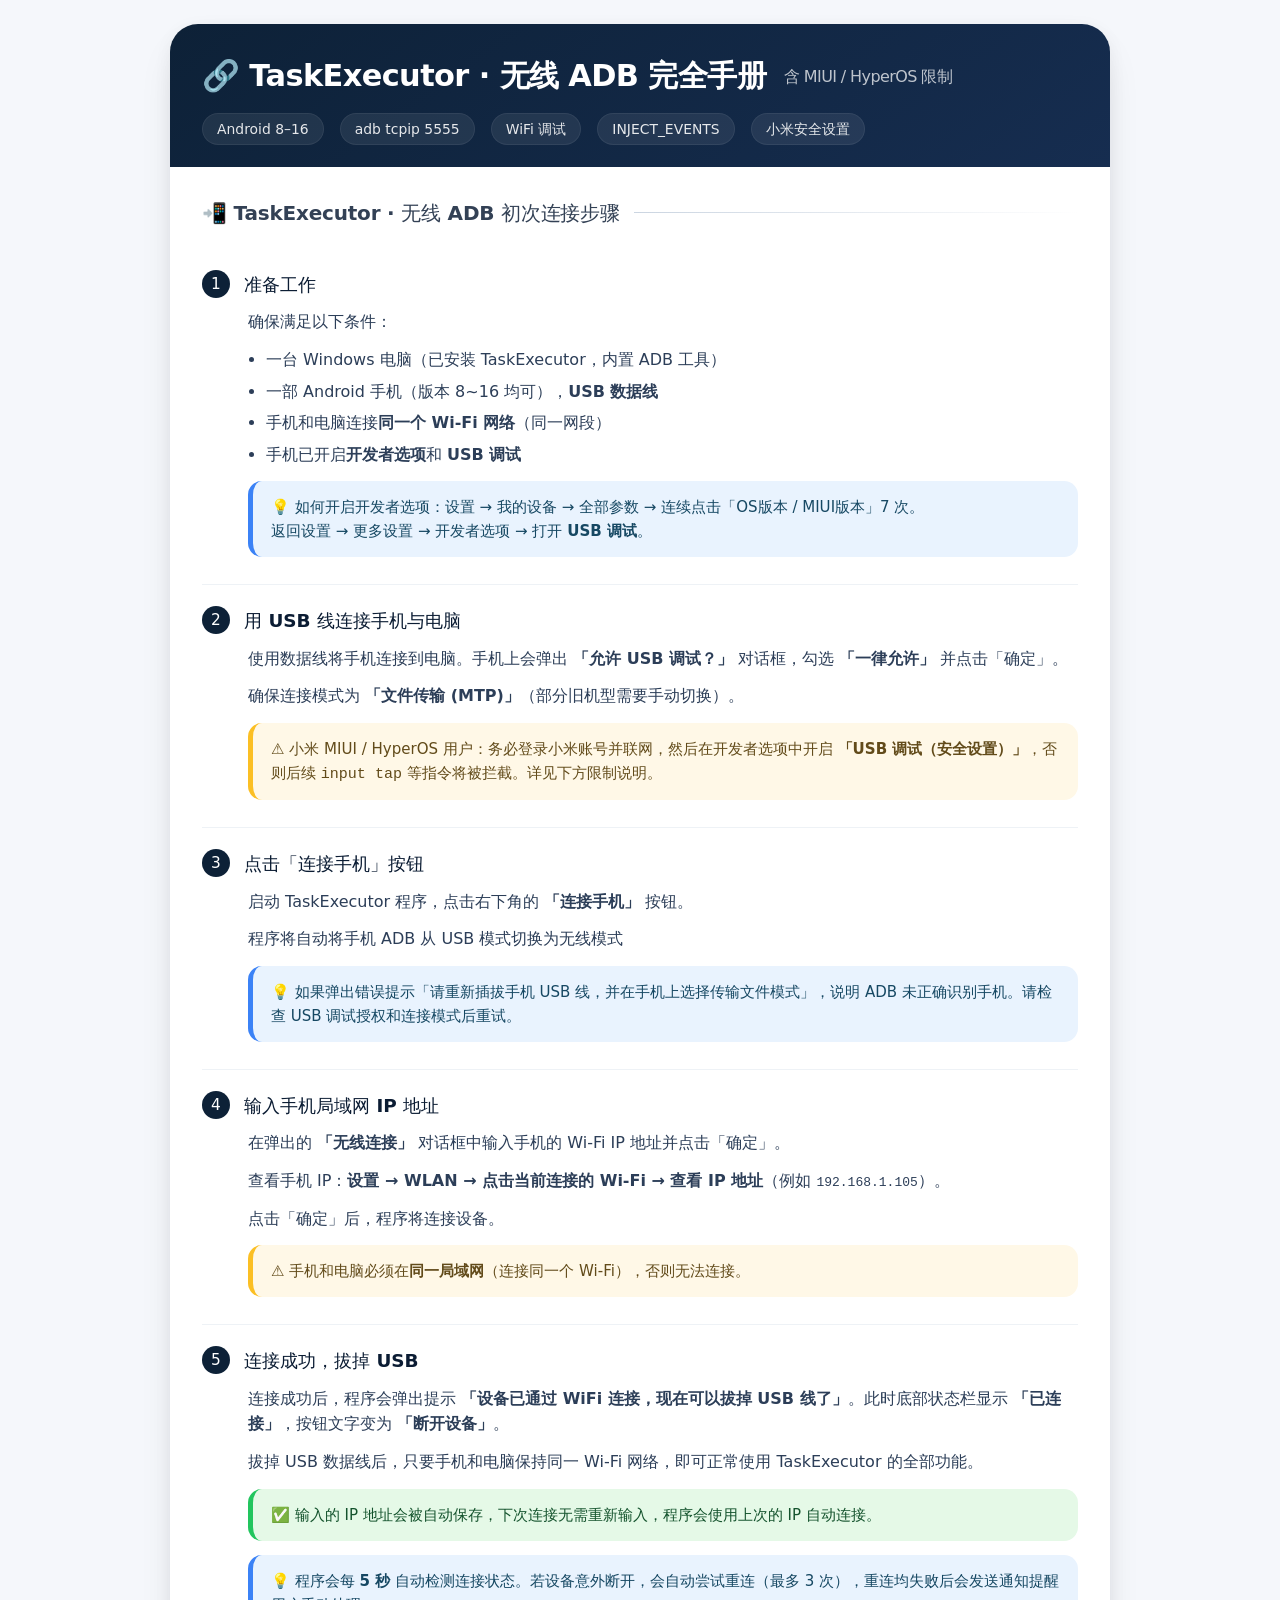
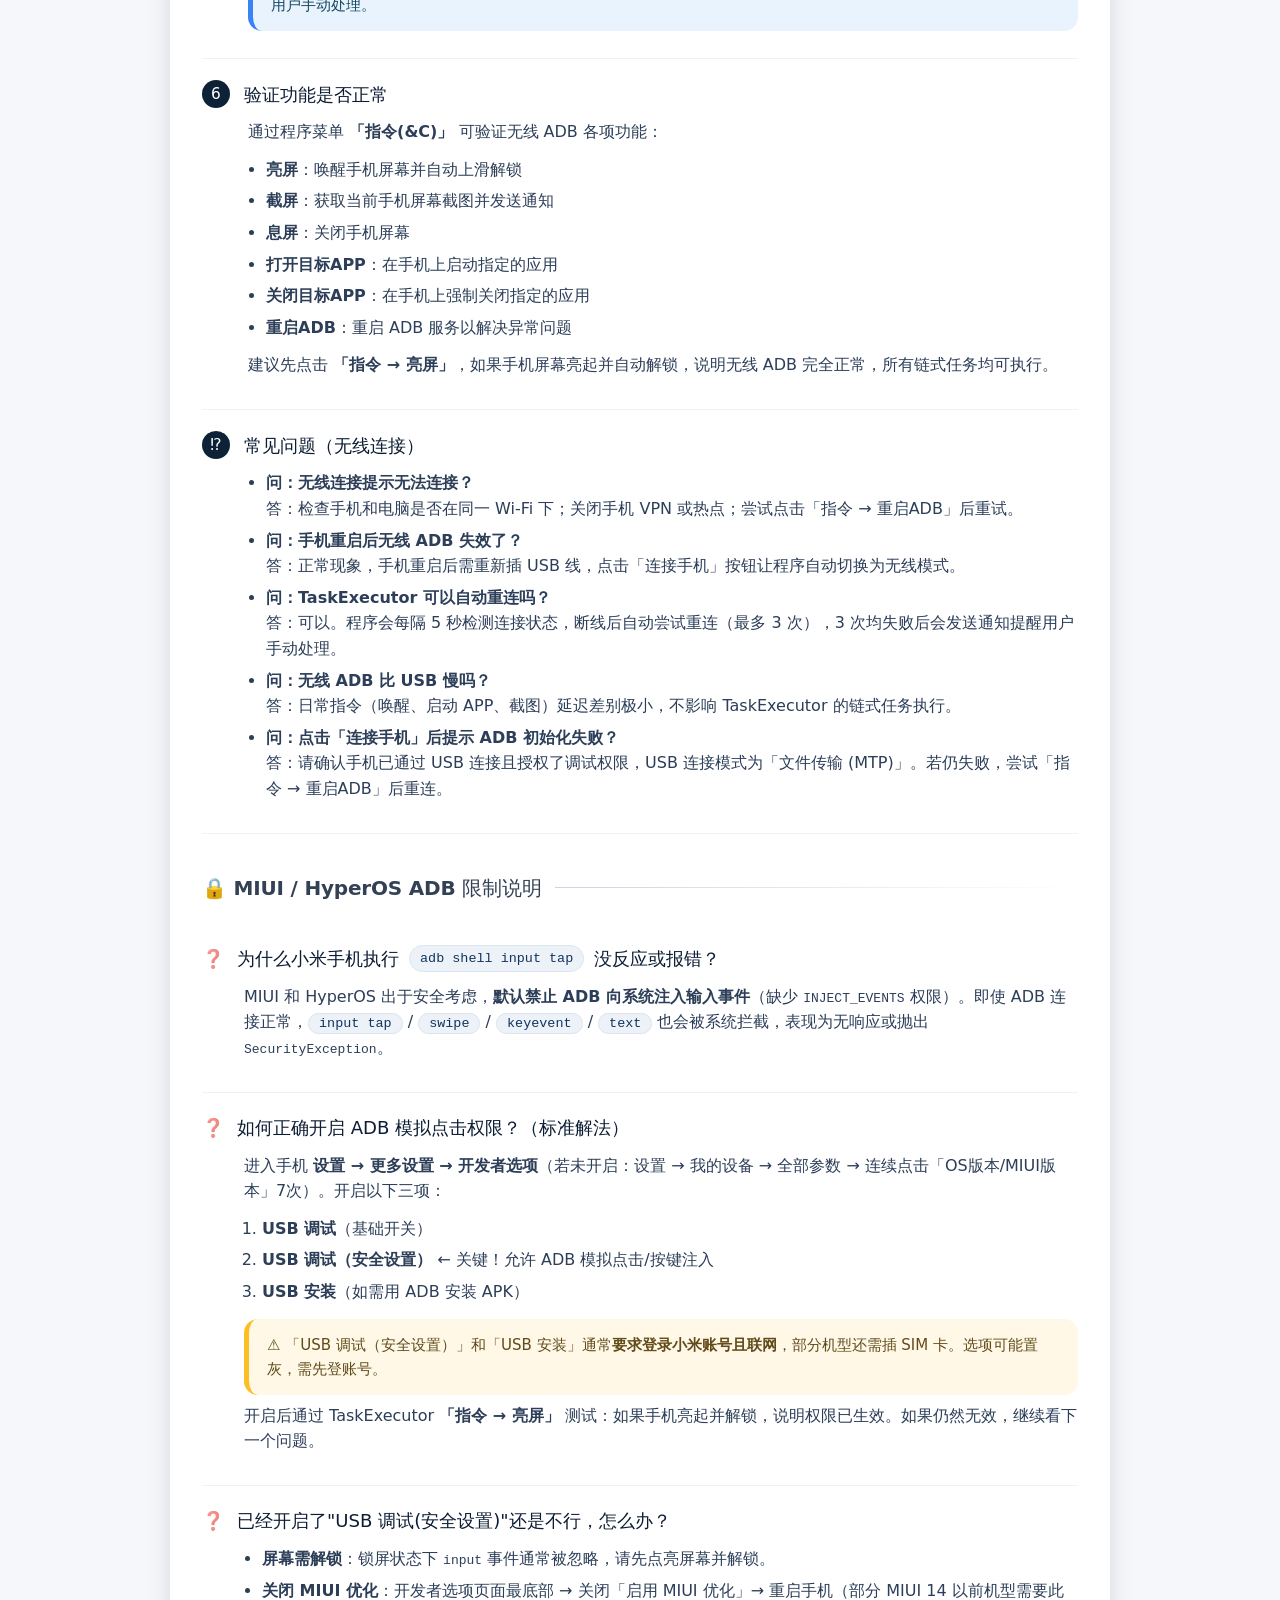
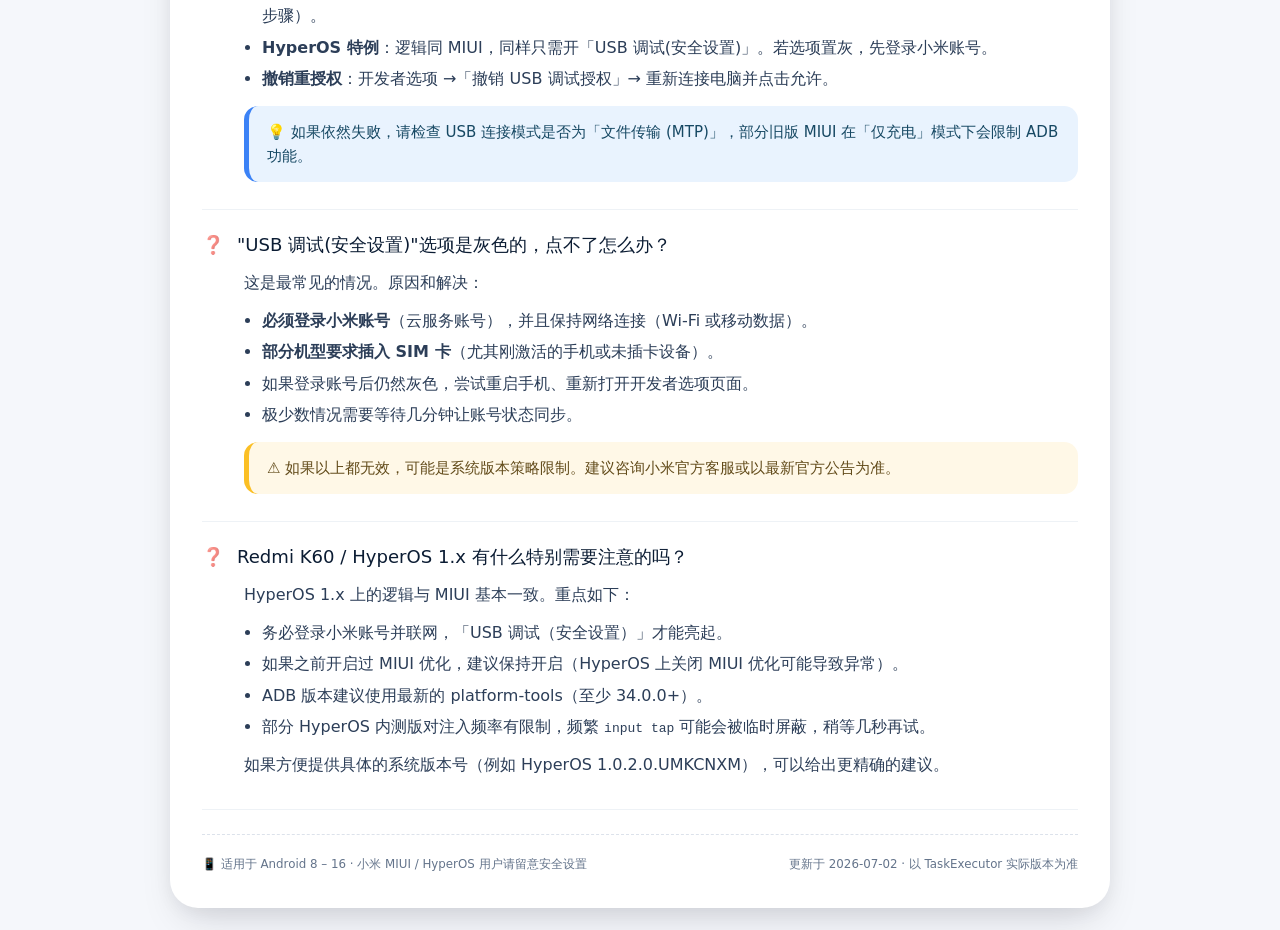
<file: html/index.html>
<!DOCTYPE html>
<html lang="zh-CN">

<head>
    <meta charset="UTF-8">
    <meta name="viewport" content="width=device-width, initial-scale=1.0, maximum-scale=1.5, user-scalable=yes">
    <title>TaskExecutor · 无线 ADB 连接 &amp; MIUI 限制 · 合辑</title>
    <style>
        * {
            margin: 0;
            padding: 0;
            box-sizing: border-box;
        }

        body {
            background: #f5f7fb;
            font-family: system-ui, -apple-system, 'Segoe UI', Roboto, Helvetica, Arial, sans-serif;
            display: flex;
            justify-content: center;
            align-items: center;
            min-height: 100vh;
            padding: 24px 16px;
            line-height: 1.6;
            color: #1e293b;
        }

        .qa-card {
            max-width: 940px;
            width: 100%;
            background-color: white;
            border-radius: 28px;
            box-shadow: 0 20px 40px -12px rgba(0, 10, 30, 0.15), 0 4px 18px rgba(0, 0, 0, 0.05);
            overflow: hidden;
            transition: all 0.2s ease;
        }

        .qa-header {
            background: linear-gradient(145deg, #0d2137, #162d50);
            padding: 28px 32px 22px 32px;
            color: white;
        }

        .qa-header h1 {
            font-weight: 600;
            font-size: 1.9rem;
            letter-spacing: -0.02em;
            display: flex;
            align-items: center;
            gap: 10px;
            flex-wrap: wrap;
        }

        .qa-header h1 small {
            font-size: 1rem;
            font-weight: 400;
            opacity: 0.72;
            margin-left: 8px;
        }

        .qa-header .badge-group {
            display: flex;
            flex-wrap: wrap;
            gap: 10px 16px;
            margin-top: 12px;
            font-size: 0.87rem;
            opacity: 0.90;
        }

        .badge-group span {
            background: rgba(255, 255, 255, 0.09);
            padding: 4px 14px;
            border-radius: 80px;
            backdrop-filter: blur(4px);
            border: 1px solid rgba(255, 255, 255, 0.07);
        }

        .qa-body {
            padding: 26px 32px 34px;
        }

        /* ----- section divider ----- */
        .section-divider {
            display: flex;
            align-items: center;
            gap: 14px;
            margin: 38px 0 20px;
            color: #334155;
            font-weight: 560;
            font-size: 1.25rem;
            letter-spacing: -0.01em;
        }

        .section-divider::after {
            content: "";
            flex: 1;
            height: 1px;
            background: linear-gradient(to right, #cbd5e1, transparent);
        }

        .section-divider:first-of-type {
            margin-top: 4px;
        }

        /* ----- Q&A items (reuse) ----- */
        .qa-item {
            border-bottom: 1px solid #eef2f6;
            padding: 21px 0 19px;
        }

        .qa-item:first-of-type {
            padding-top: 0;
        }

        .qa-item:last-of-type {
            border-bottom: none;
            padding-bottom: 0;
        }

        .question {
            font-weight: 545;
            font-size: 1.13rem;
            display: flex;
            align-items: flex-start;
            gap: 10px;
            margin-bottom: 10px;
            color: #0b1c33;
        }

        .question::before {
            content: "❓";
            font-weight: 350;
            opacity: 0.62;
            margin-right: 2px;
        }

        .answer {
            padding-left: 42px;
            color: #2c3e58;
        }

        .answer p {
            margin-bottom: 12px;
        }

        .answer ul,
        .answer ol {
            margin: 8px 0 12px 18px;
        }

        .answer li {
            margin-bottom: 6px;
        }

        /* ----- step items (for guide) ----- */
        .step-title {
            font-weight: 565;
            font-size: 1.15rem;
            display: flex;
            align-items: flex-start;
            gap: 10px;
            margin-bottom: 10px;
            color: #0b1c33;
        }

        .step-title .step-num {
            display: inline-flex;
            align-items: center;
            justify-content: center;
            background: #0d2137;
            color: white;
            width: 28px;
            height: 28px;
            border-radius: 30px;
            font-size: 0.96rem;
            font-weight: 510;
            flex-shrink: 0;
            margin-right: 4px;
        }

        .step-desc {
            padding-left: 46px;
            color: #2c3e58;
        }

        .step-desc p {
            margin-bottom: 12px;
        }

        .step-desc ul,
        .step-desc ol {
            margin: 8px 0 12px 18px;
        }

        .step-desc li {
            margin-bottom: 6px;
        }

        /* ----- common components ----- */
        .code-block {
            background: #f1f5fa;
            border-radius: 14px;
            padding: 14px 19px;
            font-family: 'SF Mono', 'Fira Code', 'Consolas', monospace;
            font-size: 0.89rem;
            overflow-x: auto;
            white-space: pre-wrap;
            word-break: break-word;
            border: 1px solid #e2eaf2;
            margin: 12px 0 6px;
            color: #0a2647;
        }

        .inline-code {
            background: #edf2f9;
            padding: 2px 10px;
            border-radius: 30px;
            font-family: 'SF Mono', 'Fira Code', monospace;
            font-size: 0.84rem;
            color: #10355e;
            border: 1px solid #dce5ef;
            white-space: nowrap;
        }

        .table-wrap {
            overflow-x: auto;
            margin: 12px 0 6px;
            border-radius: 16px;
            border: 1px solid #e8edf4;
        }

        table {
            width: 100%;
            border-collapse: collapse;
            font-size: 0.92rem;
            background: white;
        }

        th {
            background: #f0f5fc;
            text-align: left;
            padding: 11px 17px;
            font-weight: 530;
            color: #15345c;
            border-bottom: 1px solid #dde5f0;
        }

        td {
            padding: 11px 17px;
            border-bottom: 1px solid #ecf1f8;
            vertical-align: top;
        }

        tr:last-child td {
            border-bottom: none;
        }

        .warn-note {
            background: #fff8e7;
            border-left: 5px solid #fbbf24;
            padding: 14px 18px;
            border-radius: 14px;
            margin: 14px 0 8px;
            color: #624b1a;
            font-size: 0.94rem;
        }

        .tip-note {
            background: #e9f3fe;
            border-left: 5px solid #3b82f6;
            padding: 14px 18px;
            border-radius: 14px;
            margin: 14px 0 8px;
            color: #164863;
            font-size: 0.94rem;
        }

        .success-note {
            background: #e5f9e7;
            border-left: 5px solid #22c55e;
            padding: 14px 18px;
            border-radius: 14px;
            margin: 14px 0 8px;
            color: #14532d;
            font-size: 0.94rem;
        }

        .footer-meta {
            margin-top: 24px;
            font-size: 0.74rem;
            color: #64748b;
            text-align: right;
            border-top: 1px dashed #dce2eb;
            padding-top: 20px;
            display: flex;
            justify-content: space-between;
            flex-wrap: wrap;
        }

        @media (max-width: 660px) {
            .qa-header {
                padding: 22px 18px;
            }

            .qa-body {
                padding: 18px 16px 24px;
            }

            .answer,
            .step-desc {
                padding-left: 10px;
            }

            .step-title .step-num {
                width: 24px;
                height: 24px;
                font-size: 0.82rem;
            }

            .qa-header h1 {
                font-size: 1.6rem;
            }

            .table-wrap {
                font-size: 0.82rem;
            }

            .code-block {
                font-size: 0.77rem;
                padding: 12px;
            }
        }
    </style>
</head>

<body>
    <div class="qa-card">
        <div class="qa-header">
            <h1>
                🔗 TaskExecutor · 无线 ADB 完全手册
                <small>含 MIUI / HyperOS 限制</small>
            </h1>
            <div class="badge-group">
                <span>Android 8–16</span>
                <span>adb tcpip 5555</span>
                <span>WiFi 调试</span>
                <span>INJECT_EVENTS</span>
                <span>小米安全设置</span>
            </div>
        </div>
        <div class="qa-body">

            <!-- ========== PART 1 : 无线连接指南 ========== -->
            <div class="section-divider">📲 TaskExecutor · 无线 ADB 初次连接步骤</div>

            <div class="qa-item">
                <div class="step-title">
                    <span class="step-num">1</span> 准备工作
                </div>
                <div class="step-desc">
                    <p>确保满足以下条件：</p>
                    <ul>
                        <li>一台 Windows 电脑（已安装 TaskExecutor，内置 ADB 工具）</li>
                        <li>一部 Android 手机（版本 8~16 均可），<strong>USB 数据线</strong></li>
                        <li>手机和电脑连接<strong>同一个 Wi-Fi 网络</strong>（同一网段）</li>
                        <li>手机已开启<strong>开发者选项</strong>和 <strong>USB 调试</strong></li>
                    </ul>
                    <div class="tip-note">
                        💡 如何开启开发者选项：设置 → 我的设备 → 全部参数 → 连续点击「OS版本 / MIUI版本」7 次。<br>
                        返回设置 → 更多设置 → 开发者选项 → 打开 <strong>USB 调试</strong>。
                    </div>
                </div>
            </div>

            <div class="qa-item">
                <div class="step-title">
                    <span class="step-num">2</span> 用 USB 线连接手机与电脑
                </div>
                <div class="step-desc">
                    <p>使用数据线将手机连接到电脑。手机上会弹出 <strong>「允许 USB 调试？」</strong> 对话框，勾选 <strong>「一律允许」</strong> 并点击「确定」。</p>
                    <p>确保连接模式为 <strong>「文件传输 (MTP)」</strong>（部分旧机型需要手动切换）。</p>
                    <div class="warn-note">
                        ⚠️ 小米 MIUI / HyperOS 用户：务必登录小米账号并联网，然后在开发者选项中开启 <strong>「USB 调试（安全设置）」</strong>，否则后续 <code>input
                            tap</code> 等指令将被拦截。详见下方限制说明。
                    </div>
                </div>
            </div>

            <div class="qa-item">
                <div class="step-title">
                    <span class="step-num">3</span> 点击「连接手机」按钮
                </div>
                <div class="step-desc">
                    <p>启动 TaskExecutor 程序，点击右下角的 <strong>「连接手机」</strong> 按钮。</p>
                    <p>程序将自动将手机 ADB 从 USB 模式切换为无线模式</p>
                    <div class="tip-note">
                        💡 如果弹出错误提示「请重新插拔手机 USB 线，并在手机上选择传输文件模式」，说明 ADB 未正确识别手机。请检查 USB 调试授权和连接模式后重试。
                    </div>
                </div>
            </div>

            <div class="qa-item">
                <div class="step-title">
                    <span class="step-num">4</span> 输入手机局域网 IP 地址
                </div>
                <div class="step-desc">
                    <p>在弹出的 <strong>「无线连接」</strong> 对话框中输入手机的 Wi-Fi IP 地址并点击「确定」。</p>
                    <p>查看手机 IP：<strong>设置 → WLAN → 点击当前连接的 Wi-Fi → 查看 IP 地址</strong>（例如 <code>192.168.1.105</code>）。</p>
                    <p>点击「确定」后，程序将连接设备。</p>
                    <div class="warn-note">
                        ⚠️ 手机和电脑必须在<strong>同一局域网</strong>（连接同一个 Wi-Fi），否则无法连接。
                    </div>
                </div>
            </div>

            <div class="qa-item">
                <div class="step-title">
                    <span class="step-num">5</span> 连接成功，拔掉 USB
                </div>
                <div class="step-desc">
                    <p>连接成功后，程序会弹出提示 <strong>「设备已通过 WiFi 连接，现在可以拔掉 USB 线了」</strong>。此时底部状态栏显示
                        <strong>「已连接」</strong>，按钮文字变为 <strong>「断开设备」</strong>。
                    </p>
                    <p>拔掉 USB 数据线后，只要手机和电脑保持同一 Wi-Fi 网络，即可正常使用 TaskExecutor 的全部功能。</p>
                    <div class="success-note">
                        ✅ 输入的 IP 地址会被自动保存，下次连接无需重新输入，程序会使用上次的 IP 自动连接。
                    </div>
                    <div class="tip-note">
                        💡 程序会每 <strong>5 秒</strong> 自动检测连接状态。若设备意外断开，会自动尝试重连（最多 3 次），重连均失败后会发送通知提醒用户手动处理。
                    </div>
                </div>
            </div>

            <div class="qa-item">
                <div class="step-title">
                    <span class="step-num">6</span> 验证功能是否正常
                </div>
                <div class="step-desc">
                    <p>通过程序菜单 <strong>「指令(&amp;C)」</strong> 可验证无线 ADB 各项功能：</p>
                    <ul>
                        <li><strong>亮屏</strong>：唤醒手机屏幕并自动上滑解锁</li>
                        <li><strong>截屏</strong>：获取当前手机屏幕截图并发送通知</li>
                        <li><strong>息屏</strong>：关闭手机屏幕</li>
                        <li><strong>打开目标APP</strong>：在手机上启动指定的应用</li>
                        <li><strong>关闭目标APP</strong>：在手机上强制关闭指定的应用</li>
                        <li><strong>重启ADB</strong>：重启 ADB 服务以解决异常问题</li>
                    </ul>
                    <p>建议先点击 <strong>「指令 → 亮屏」</strong>，如果手机屏幕亮起并自动解锁，说明无线 ADB 完全正常，所有链式任务均可执行。</p>
                </div>
            </div>

            <!-- 常见问题 -->
            <div class="qa-item">
                <div class="step-title">
                    <span class="step-num">⁉️</span> 常见问题（无线连接）
                </div>
                <div class="step-desc">
                    <ul>
                        <li><strong>问：无线连接提示无法连接？</strong><br>
                            答：检查手机和电脑是否在同一 Wi-Fi 下；关闭手机 VPN 或热点；尝试点击「指令 → 重启ADB」后重试。</li>
                        <li><strong>问：手机重启后无线 ADB 失效了？</strong><br>
                            答：正常现象，手机重启后需重新插 USB 线，点击「连接手机」按钮让程序自动切换为无线模式。</li>
                        <li><strong>问：TaskExecutor 可以自动重连吗？</strong><br>
                            答：可以。程序会每隔 5 秒检测连接状态，断线后自动尝试重连（最多 3 次），3 次均失败后会发送通知提醒用户手动处理。</li>
                        <li><strong>问：无线 ADB 比 USB 慢吗？</strong><br>
                            答：日常指令（唤醒、启动 APP、截图）延迟差别极小，不影响 TaskExecutor 的链式任务执行。</li>
                        <li><strong>问：点击「连接手机」后提示 ADB 初始化失败？</strong><br>
                            答：请确认手机已通过 USB 连接且授权了调试权限，USB 连接模式为「文件传输 (MTP)」。若仍失败，尝试「指令 → 重启ADB」后重连。</li>
                    </ul>
                </div>
            </div>

            <!-- ========== PART 2 : 限制说明 ========== -->
            <div class="section-divider">🔒 MIUI / HyperOS ADB 限制说明</div>

            <div class="qa-item">
                <div class="question">为什么小米手机执行 <span class="inline-code">adb shell input tap</span> 没反应或报错？</div>
                <div class="answer">
                    <p>MIUI 和 HyperOS 出于安全考虑，<strong>默认禁止 ADB 向系统注入输入事件</strong>（缺少 <code>INJECT_EVENTS</code> 权限）。即使
                        ADB 连接正常，<span class="inline-code">input tap</span> / <span class="inline-code">swipe</span> /
                        <span class="inline-code">keyevent</span> / <span class="inline-code">text</span>
                        也会被系统拦截，表现为无响应或抛出 <code>SecurityException</code>。
                    </p>
                </div>
            </div>

            <div class="qa-item">
                <div class="question">如何正确开启 ADB 模拟点击权限？（标准解法）</div>
                <div class="answer">
                    <p>进入手机 <strong>设置 → 更多设置 → 开发者选项</strong>（若未开启：设置 → 我的设备 → 全部参数 → 连续点击「OS版本/MIUI版本」7次）。开启以下三项：</p>
                    <ol>
                        <li><strong>USB 调试</strong>（基础开关）</li>
                        <li><strong>USB 调试（安全设置）</strong> ← 关键！允许 ADB 模拟点击/按键注入</li>
                        <li><strong>USB 安装</strong>（如需用 ADB 安装 APK）</li>
                    </ol>
                    <div class="warn-note">
                        ⚠️ 「USB 调试（安全设置）」和「USB 安装」通常<strong>要求登录小米账号且联网</strong>，部分机型还需插 SIM 卡。选项可能置灰，需先登账号。
                    </div>
                    <p>开启后通过 TaskExecutor <strong>「指令 → 亮屏」</strong> 测试：如果手机亮起并解锁，说明权限已生效。如果仍然无效，继续看下一个问题。</p>
                </div>
            </div>

            <div class="qa-item">
                <div class="question">已经开启了"USB 调试(安全设置)"还是不行，怎么办？</div>
                <div class="answer">
                    <ul>
                        <li><strong>屏幕需解锁</strong>：锁屏状态下 <code>input</code> 事件通常被忽略，请先点亮屏幕并解锁。</li>
                        <li><strong>关闭 MIUI 优化</strong>：开发者选项页面最底部 → 关闭「启用 MIUI 优化」→ 重启手机（部分 MIUI 14 以前机型需要此步骤）。</li>
                        <li><strong>HyperOS 特例</strong>：逻辑同 MIUI，同样只需开「USB 调试(安全设置)」。若选项置灰，先登录小米账号。</li>
                        <li><strong>撤销重授权</strong>：开发者选项 →「撤销 USB 调试授权」→ 重新连接电脑并点击允许。</li>
                    </ul>
                    <div class="tip-note">
                        💡 如果依然失败，请检查 USB 连接模式是否为「文件传输 (MTP)」，部分旧版 MIUI 在「仅充电」模式下会限制 ADB 功能。
                    </div>
                </div>
            </div>

            <div class="qa-item">
                <div class="question">"USB 调试(安全设置)"选项是灰色的，点不了怎么办？</div>
                <div class="answer">
                    <p>这是最常见的情况。原因和解决：</p>
                    <ul>
                        <li><strong>必须登录小米账号</strong>（云服务账号），并且保持网络连接（Wi-Fi 或移动数据）。</li>
                        <li><strong>部分机型要求插入 SIM 卡</strong>（尤其刚激活的手机或未插卡设备）。</li>
                        <li>如果登录账号后仍然灰色，尝试重启手机、重新打开开发者选项页面。</li>
                        <li>极少数情况需要等待几分钟让账号状态同步。</li>
                    </ul>
                    <div class="warn-note">
                        ⚠️ 如果以上都无效，可能是系统版本策略限制。建议咨询小米官方客服或以最新官方公告为准。
                    </div>
                </div>
            </div>

            <div class="qa-item">
                <div class="question">Redmi K60 / HyperOS 1.x 有什么特别需要注意的吗？</div>
                <div class="answer">
                    <p>HyperOS 1.x 上的逻辑与 MIUI 基本一致。重点如下：</p>
                    <ul>
                        <li>务必登录小米账号并联网，「USB 调试（安全设置）」才能亮起。</li>
                        <li>如果之前开启过 MIUI 优化，建议保持开启（HyperOS 上关闭 MIUI 优化可能导致异常）。</li>
                        <li>ADB 版本建议使用最新的 platform-tools（至少 34.0.0+）。</li>
                        <li>部分 HyperOS 内测版对注入频率有限制，频繁 <code>input tap</code> 可能会被临时屏蔽，稍等几秒再试。</li>
                    </ul>
                    <p>如果方便提供具体的系统版本号（例如 HyperOS 1.0.2.0.UMKCNXM），可以给出更精确的建议。</p>
                </div>
            </div>

            <!-- footer -->
            <div class="footer-meta">
                <span>📱 适用于 Android 8 – 16 · 小米 MIUI / HyperOS 用户请留意安全设置</span>
                <span>更新于 2026-07-02 · 以 TaskExecutor 实际版本为准</span>
            </div>
        </div>
    </div>
</body>

</html>
</file>
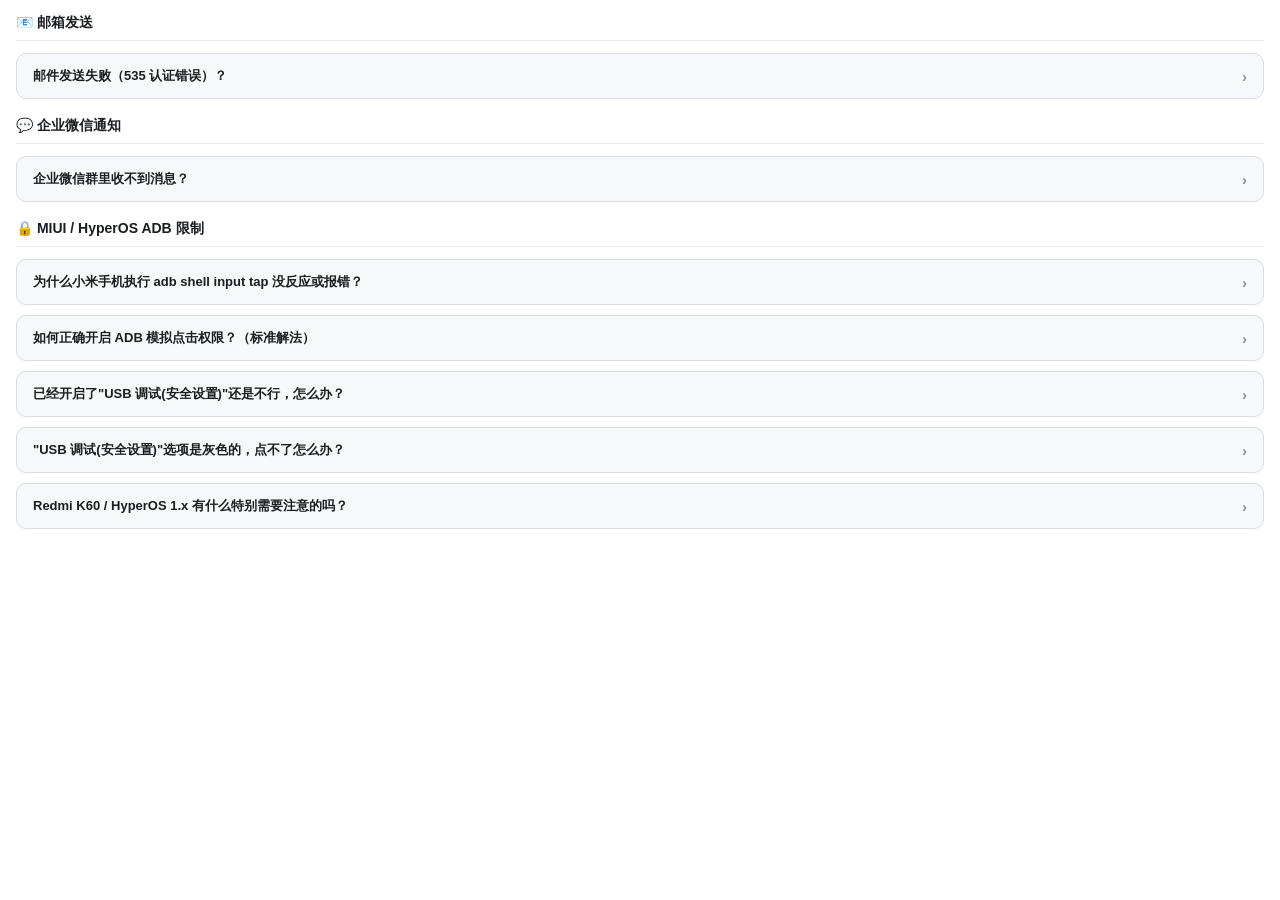
<file: TaskExecutor/DefaultData/faq.html>
<!DOCTYPE html>
<html lang="zh-CN">
<head>
    <meta charset="utf-8"/>
    <title>常见问题</title>
    <link rel="stylesheet" href="faq.css"/>
</head>
<body>
<!-- ========== 分组一：邮箱配置 ========== -->
<div class="section-divider">📧 邮箱发送</div>

<details name="faq">
    <summary>邮件发送失败（535 认证错误）？<span class="arrow">›</span></summary>
    <div class="answer">
        <p>QQ 邮箱必须使用<strong>「授权码」</strong>而非登录密码。</p>
        <ol>
            <li>进入邮箱「设置 → 账户 → POP3/SMTP 服务」开启服务；</li>
            <li>生成<span class="inline-code">授权码</span>；</li>
            <li>粘贴到「邮箱配置 → 授权码」输入框。</li>
        </ol>
    </div>
</details>

<!-- ========== 分组二：企业微信通知 ========== -->
<div class="section-divider">💬 企业微信通知</div>

<details name="faq">
    <summary>企业微信群里收不到消息？<span class="arrow">›</span></summary>
    <div class="answer">
        <ul>
            <li>确认<span class="inline-code">Webhook Key</span> 与机器人所属群一致；</li>
            <li>同一机器人<strong>每分钟最多发送 20 条</strong>消息，超频会被限流；</li>
        </ul>
        <p>可在「企业微信配置」页点击「测试企业微信通知」快速验证。</p>
    </div>
</details>

<!-- ========== 分组三：MIUI / HyperOS ADB 限制 ========== -->
<div class="section-divider">🔒 MIUI / HyperOS ADB 限制</div>

<details name="faq">
    <summary>为什么小米手机执行 adb shell input tap 没反应或报错？<span class="arrow">›</span></summary>
    <div class="answer">
        <p>MIUI 和 HyperOS 出于安全考虑，<strong>默认禁止 ADB 向系统注入输入事件</strong>（缺少 <code>INJECT_EVENTS</code>
            权限）。即使 ADB 连接正常，<span class="inline-code">input tap</span> / <span class="inline-code">swipe</span>
            / <span class="inline-code">keyevent</span> / <span class="inline-code">text</span> 也会被系统拦截，表现为无响应或抛出
            <code>SecurityException</code>。</p>
    </div>
</details>

<details name="faq">
    <summary>如何正确开启 ADB 模拟点击权限？（标准解法）<span class="arrow">›</span></summary>
    <div class="answer">
        <p>进入手机 <strong>设置 → 更多设置 → 开发者选项</strong>（若未开启：设置 → 我的设备 → 全部参数 →
            连续点击「OS版本/MIUI版本」7次）。开启以下三项：</p>
        <ol>
            <li><strong>USB 调试</strong>（基础开关）</li>
            <li><strong class="key">USB 调试（安全设置）</strong> ← 关键！允许 ADB 模拟点击/按键注入</li>
            <li><strong>USB 安装</strong>（如需用 ADB 安装 APK）</li>
        </ol>
        <div class="warn-note">⚠️ 「USB 调试（安全设置）」和「USB 安装」通常<strong>要求登录小米账号且联网</strong>，部分机型还需插
            SIM 卡。选项可能置灰，需先登账号。
        </div>
        <p>开启后通过 <strong>「指令测试 → 亮屏」</strong> 测试：如果手机亮起并解锁，说明权限已生效。如果仍然无效，继续看下一个问题。
        </p>
    </div>
</details>

<details name="faq">
    <summary>已经开启了"USB 调试(安全设置)"还是不行，怎么办？<span class="arrow">›</span></summary>
    <div class="answer">
        <ul>
            <li><strong>屏幕需解锁</strong>：锁屏状态下 <code>input</code> 事件通常被忽略，请先点亮屏幕并解锁。</li>
            <li><strong>关闭 MIUI 优化</strong>：开发者选项页面最底部 → 关闭「启用 MIUI 优化」→ 重启手机（部分 MIUI 14
                以前机型需要此步骤）。
            </li>
            <li><strong>HyperOS 特例</strong>：逻辑同 MIUI，同样只需开「USB 调试(安全设置)」。若选项置灰，先登录小米账号。</li>
            <li><strong>撤销重授权</strong>：开发者选项 →「撤销 USB 调试授权」→ 重新连接电脑并点击允许。</li>
        </ul>
        <div class="tip-note">💡 如果依然失败，请检查 USB 连接模式是否为「文件传输 (MTP)」，部分旧版 MIUI 在「仅充电」模式下会限制
            ADB 功能。
        </div>
    </div>
</details>

<details name="faq">
    <summary>"USB 调试(安全设置)"选项是灰色的，点不了怎么办？<span class="arrow">›</span></summary>
    <div class="answer">
        <p>这是最常见的情况。原因和解决：</p>
        <ul>
            <li><strong>必须登录小米账号</strong>（云服务账号），并且保持网络连接（Wi-Fi 或移动数据）。</li>
            <li><strong>部分机型要求插入 SIM 卡</strong>（尤其刚激活的手机或未插卡设备）。</li>
            <li>如果登录账号后仍然灰色，尝试重启手机、重新打开开发者选项页面。</li>
            <li>极少数情况需要等待几分钟让账号状态同步。</li>
        </ul>
        <div class="warn-note">⚠️ 如果以上都无效，可能是系统版本策略限制。建议咨询小米官方客服或以最新官方公告为准。</div>
    </div>
</details>

<details name="faq">
    <summary>Redmi K60 / HyperOS 1.x 有什么特别需要注意的吗？<span class="arrow">›</span></summary>
    <div class="answer">
        <p>HyperOS 1.x 上的逻辑与 MIUI 基本一致。重点如下：</p>
        <ul>
            <li>务必登录小米账号并联网，「USB 调试（安全设置）」才能亮起。</li>
            <li>如果之前开启过 MIUI 优化，建议保持开启（HyperOS 上关闭 MIUI 优化可能导致异常）。</li>
            <li>ADB 版本建议使用最新的 platform-tools（至少 34.0.0+）。</li>
            <li>部分 HyperOS 内测版对注入频率有限制，频繁 <code>input tap</code> 可能会被临时屏蔽，稍等几秒再试。</li>
        </ul>
    </div>
</details>
</body>
</html>
</file>
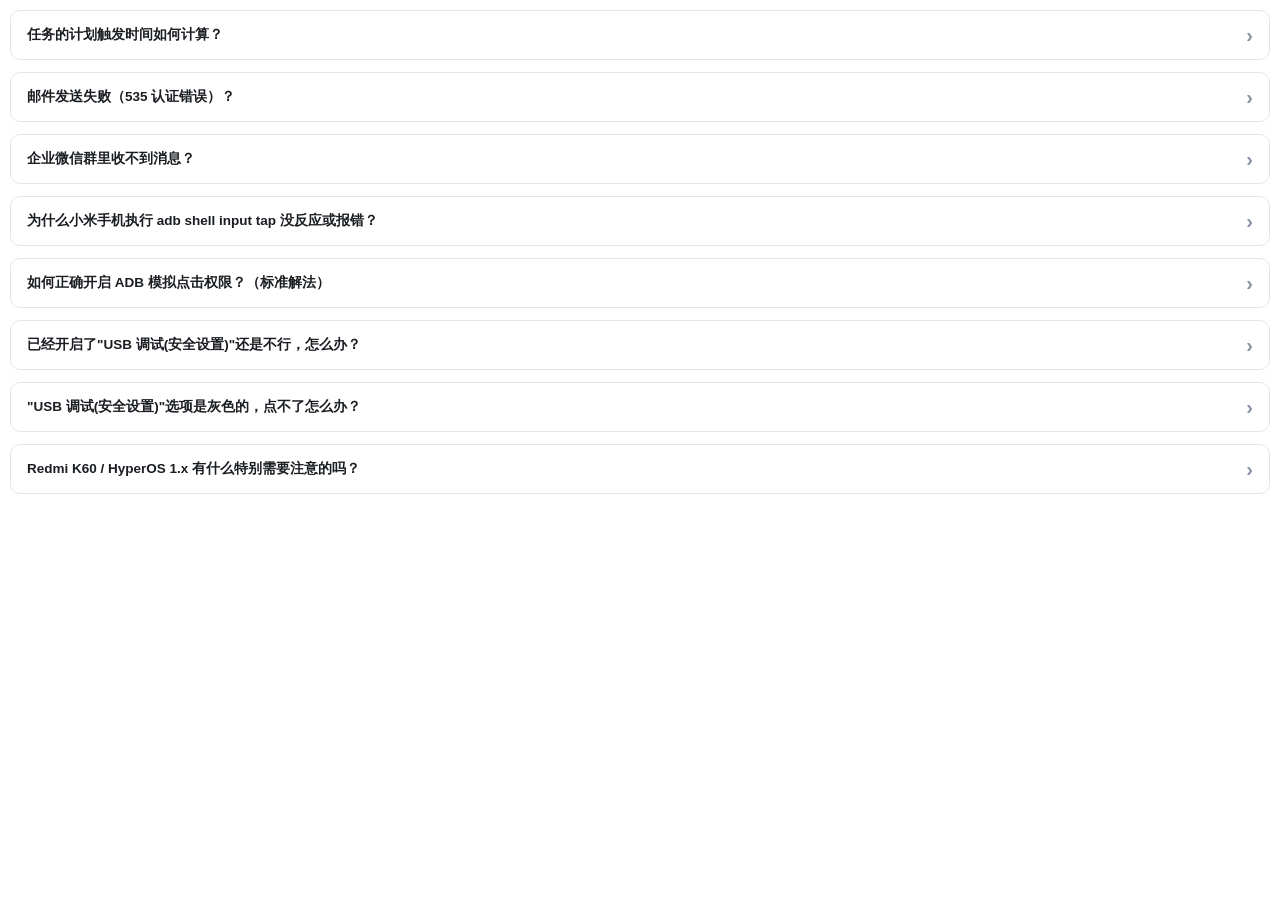
<file: TaskExecutor/Faq/faq.html>
<!DOCTYPE html>
<html lang="zh-CN">
<head>
    <meta charset="utf-8"/>
    <title>常见问题</title>
    <link rel="stylesheet" href="faq.css"/>
</head>
<body>
<details name="faq">
    <summary>任务的计划触发时间如何计算？<span class="arrow">›</span></summary>
    <div class="answer">
        <p>调度器为每个启用的任务提前计算本周期的计划触发时间，包含随机偏移，并按该时间排序执行。
            任务串行执行、设备状态和节假日设置可能导致实际开始时间不同。</p>
        <p>列表中的「计划时间」是任务设置的定点时间；「执行时间」是加入随机偏移后的计划触发时间，并非保证的实际开始时间。</p>
        <p>计划和已触发状态会保存，重启后保持不变。修改任务时间或随机范围时，仅重新计算受影响的任务；
            如果未执行任务的新时间已经过去，本周期跳过。跨天或每日重置时会生成新计划。</p>
        <p>新建任务或首次生成计划时，如果计划时间已经过去，会按到期任务处理。</p>
        <p>为避免重复执行，调度器在开始触发任务前记录状态；如果程序在记录后立即退出，该任务本周期不会自动重试。</p>
    </div>
</details>

<details name="faq">
    <summary>邮件发送失败（535 认证错误）？<span class="arrow">›</span></summary>
    <div class="answer">
        <p>QQ 邮箱必须使用<strong>「授权码」</strong>而非登录密码。</p>
        <ul>
            <li>进入邮箱「设置 → 账户 → POP3/SMTP 服务」开启服务；</li>
            <li>生成<span class="inline-code">授权码</span>；</li>
            <li>粘贴到「邮箱配置 → 授权码」输入框。</li>
        </ul>
    </div>
</details>

<details name="faq">
    <summary>企业微信群里收不到消息？<span class="arrow">›</span></summary>
    <div class="answer">
        <ul>
            <li>确认<span class="inline-code">Webhook Key</span> 与机器人所属群一致；</li>
            <li>同一机器人<strong>每分钟最多发送 20 条</strong>消息，超频会被限流；</li>
        </ul>
        <p>可在「企业微信配置」页点击「测试企业微信通知」快速验证。</p>
    </div>
</details>

<details name="faq">
    <summary>为什么小米手机执行 adb shell input tap 没反应或报错？<span class="arrow">›</span></summary>
    <div class="answer">
        <p>MIUI 和 HyperOS 出于安全考虑，<strong>默认禁止 ADB 向系统注入输入事件</strong>（缺少 <code>INJECT_EVENTS</code>
            权限）。即使 ADB 连接正常，<span class="inline-code">input tap</span> / <span class="inline-code">swipe</span>
            / <span class="inline-code">keyevent</span> / <span class="inline-code">text</span> 也会被系统拦截，表现为无响应或抛出
            <code>SecurityException</code>。</p>
    </div>
</details>

<details name="faq">
    <summary>如何正确开启 ADB 模拟点击权限？（标准解法）<span class="arrow">›</span></summary>
    <div class="answer">
        <p>进入手机 <strong>设置 → 更多设置 → 开发者选项</strong>（若未开启：设置 → 我的设备 → 全部参数 →
            连续点击「OS版本/MIUI版本」7次）。开启以下三项：</p>
        <ul>
            <li><strong>USB 调试</strong>（基础开关）</li>
            <li><strong class="key">USB 调试（安全设置）</strong> ← 关键！允许 ADB 模拟点击/按键注入</li>
            <li><strong>USB 安装</strong>（如需用 ADB 安装 APK）</li>
        </ul>
        <div class="warn-note">⚠️ 「USB 调试（安全设置）」和「USB 安装」通常<strong>要求登录小米账号且联网</strong>，部分机型还需插
            SIM 卡。选项可能置灰，需先登账号。
        </div>
        <p>开启后通过 <strong>「指令测试 → 亮屏」</strong> 测试：如果手机亮起并解锁，说明权限已生效。如果仍然无效，继续看下一个问题。
        </p>
    </div>
</details>

<details name="faq">
    <summary>已经开启了"USB 调试(安全设置)"还是不行，怎么办？<span class="arrow">›</span></summary>
    <div class="answer">
        <ul>
            <li><strong>屏幕需解锁</strong>：锁屏状态下 <code>input</code> 事件通常被忽略，请先点亮屏幕并解锁。</li>
            <li><strong>关闭 MIUI 优化</strong>：开发者选项页面最底部 → 关闭「启用 MIUI 优化」→ 重启手机（部分 MIUI 14
                以前机型需要此步骤）。
            </li>
            <li><strong>HyperOS 特例</strong>：逻辑同 MIUI，同样只需开「USB 调试(安全设置)」。若选项置灰，先登录小米账号。</li>
            <li><strong>撤销重授权</strong>：开发者选项 →「撤销 USB 调试授权」→ 重新连接电脑并点击允许。</li>
        </ul>
        <div class="tip-note">💡 如果依然失败，请检查 USB 连接模式是否为「文件传输 (MTP)」，部分旧版 MIUI 在「仅充电」模式下会限制
            ADB 功能。
        </div>
    </div>
</details>

<details name="faq">
    <summary>"USB 调试(安全设置)"选项是灰色的，点不了怎么办？<span class="arrow">›</span></summary>
    <div class="answer">
        <p>这是最常见的情况。原因和解决：</p>
        <ul>
            <li><strong>必须登录小米账号</strong>（云服务账号），并且保持网络连接（Wi-Fi 或移动数据）。</li>
            <li><strong>部分机型要求插入 SIM 卡</strong>（尤其刚激活的手机或未插卡设备）。</li>
            <li>如果登录账号后仍然灰色，尝试重启手机、重新打开开发者选项页面。</li>
            <li>极少数情况需要等待几分钟让账号状态同步。</li>
        </ul>
        <div class="warn-note">⚠️ 如果以上都无效，可能是系统版本策略限制。建议咨询小米官方客服或以最新官方公告为准。</div>
    </div>
</details>

<details name="faq">
    <summary>Redmi K60 / HyperOS 1.x 有什么特别需要注意的吗？<span class="arrow">›</span></summary>
    <div class="answer">
        <p>HyperOS 1.x 上的逻辑与 MIUI 基本一致。重点如下：</p>
        <ul>
            <li>务必登录小米账号并联网，「USB 调试（安全设置）」才能亮起。</li>
            <li>如果之前开启过 MIUI 优化，建议保持开启（HyperOS 上关闭 MIUI 优化可能导致异常）。</li>
            <li>ADB 版本建议使用最新的 platform-tools（至少 34.0.0+）。</li>
            <li>部分 HyperOS 内测版对注入频率有限制，频繁 <code>input tap</code> 可能会被临时屏蔽，稍等几秒再试。</li>
        </ul>
    </div>
</details>
</body>
</html>
</file>
<file: TaskExecutor/DefaultData/faq.css>
* {
    margin: 0;
    padding: 0;
    box-sizing: border-box;
}

body {
    font-family: "Segoe UI", "Microsoft YaHei", sans-serif;
    background: transparent;
    padding: 6px 16px 16px;
    color: #4E535C;
    -webkit-font-smoothing: antialiased;
}

/*  分组标题  */
.section-divider {
    margin: 18px 0 12px;
    padding-bottom: 8px;
    font-size: 14px;
    font-weight: 600;
    color: #1A1D21;
    border-bottom: 1px solid #E8EAEE;
}

.section-divider:first-child {
    margin-top: 8px;
}

/*  QA 折叠卡片  */
details {
    background: #F7F8FA;
    border: 1px solid #D9DDE3;
    border-radius: 10px;
    margin-bottom: 10px;
    overflow: hidden;
}

details:hover {
    border-color: #007AFF;
}

summary {
    display: flex;
    align-items: center;
    justify-content: space-between;
    gap: 12px;
    padding: 13px 16px;
    font-size: 13px;
    font-weight: 600;
    color: #1A1D21;
    cursor: pointer;
    user-select: none;
}

summary::-webkit-details-marker {
    display: none;
}

.arrow {
    color: #8A8F99;
    font-size: 15px;
    flex-shrink: 0;
    transition: transform .15s ease;
}

details[open] .arrow {
    transform: rotate(90deg);
}

details[open] summary {
    border-bottom: 1px solid #E8EAEE;
}

.answer {
    padding: 10px 16px 14px;
    font-size: 12.5px;
    line-height: 2;
}

.answer p {
    margin: 4px 0;
}

.answer ol, .answer ul {
    margin: 4px 0 4px 22px;
}

.answer li {
    margin: 2px 0;
}

strong {
    color: #1A1D21;
}

.key {
    color: #007AFF;
}

/*  关键步骤强调  */

/*  行内代码  */
.inline-code, code {
    padding: 1px 6px;
    background: #ECEEF2;
    border-radius: 4px;
    font-family: Consolas, "Courier New", monospace;
    font-size: 11.5px;
    color: #1A1D21;
}

/*  提示条  */
.warn-note {
    margin: 10px 0 4px;
    padding: 10px 12px;
    background: #FDF6E7;
    border-left: 3px solid #F5A500;
    border-radius: 6px;
    font-size: 12px;
    line-height: 1.9;
    color: #8A6217;
}

.tip-note {
    margin: 10px 0 4px;
    padding: 10px 12px;
    background: #E8F6EE;
    border-left: 3px solid #1FA84F;
    border-radius: 6px;
    font-size: 12px;
    line-height: 1.9;
    color: #1F6B3A;
}
</file>
<file: TaskExecutor/Faq/faq.css>
* {
    margin: 0;
    padding: 0;
    box-sizing: border-box;
}

body {
    font-family: "Segoe UI", "Microsoft YaHei", sans-serif;
    background: transparent;
    padding: 10px 10px 16px;
    color: #4E535C;
    -webkit-font-smoothing: antialiased;
}

details {
    background: #FFFFFF;
    border: 1px solid #E1E5EB;
    border-radius: 10px;
    margin-bottom: 12px;
    overflow: hidden;
    transition: border-color .18s ease, box-shadow .18s ease;
}

details:hover,
details[open] {
    border-color: #B8D5FF;
    box-shadow: 0 3px 12px rgba(31, 91, 166, .08);
}

summary {
    display: flex;
    align-items: center;
    justify-content: space-between;
    gap: 12px;
    padding: 14px 16px;
    font-size: 13.5px;
    font-weight: 600;
    color: #1A1D21;
    cursor: pointer;
    user-select: none;
    list-style: none;
}

summary:focus-visible {
    outline: 2px solid #007AFF;
    outline-offset: -3px;
}

summary::-webkit-details-marker,
summary::marker {
    display: none;
    content: "";
}

.arrow {
    color: #8A94A3;
    font-size: 20px;
    line-height: 1;
    flex-shrink: 0;
    transition: color .18s ease, transform .18s ease;
}

details[open] .arrow {
    transform: rotate(90deg);
    color: #007AFF;
}

details[open] summary {
    border-bottom: 1px solid #EDF0F4;
}

.answer {
    padding: 12px 16px 16px;
    font-size: 13px;
    line-height: 1.8;
}

.answer p {
    margin: 0 0 8px;
}

.answer p:last-child {
    margin-bottom: 0;
}

.answer ol,
.answer ul {
    margin: 6px 0 10px;
    padding-left: 22px;
}

.answer li {
    padding-left: 2px;
    margin: 4px 0;
}

.answer li::marker {
    color: #7A8798;
}

strong {
    color: #1A1D21;
}

.key {
    color: #007AFF;
}

.inline-code, code {
    padding: 2px 6px;
    background: #F0F3F7;
    border: 1px solid #E7EBF0;
    border-radius: 5px;
    font-family: Consolas, "Courier New", monospace;
    font-size: 11.5px;
    color: #1A1D21;
}

.warn-note {
    margin: 10px 0 4px;
    padding: 10px 12px;
    background: #FFF8E9;
    border: 1px solid #F5E4B9;
    border-left: 3px solid #E5A313;
    border-radius: 7px;
    font-size: 12px;
    line-height: 1.9;
    color: #8A6217;
}

.tip-note {
    margin: 10px 0 4px;
    padding: 10px 12px;
    background: #EFF9F2;
    border: 1px solid #D6EBDD;
    border-left: 3px solid #279653;
    border-radius: 7px;
    font-size: 12px;
    line-height: 1.9;
    color: #1F6B3A;
}

@media (max-width: 480px) {
    body {
        padding: 6px 8px 12px;
    }

    summary {
        padding: 13px 12px;
    }

    .answer {
        padding: 11px 12px 14px;
    }
}
</file>
